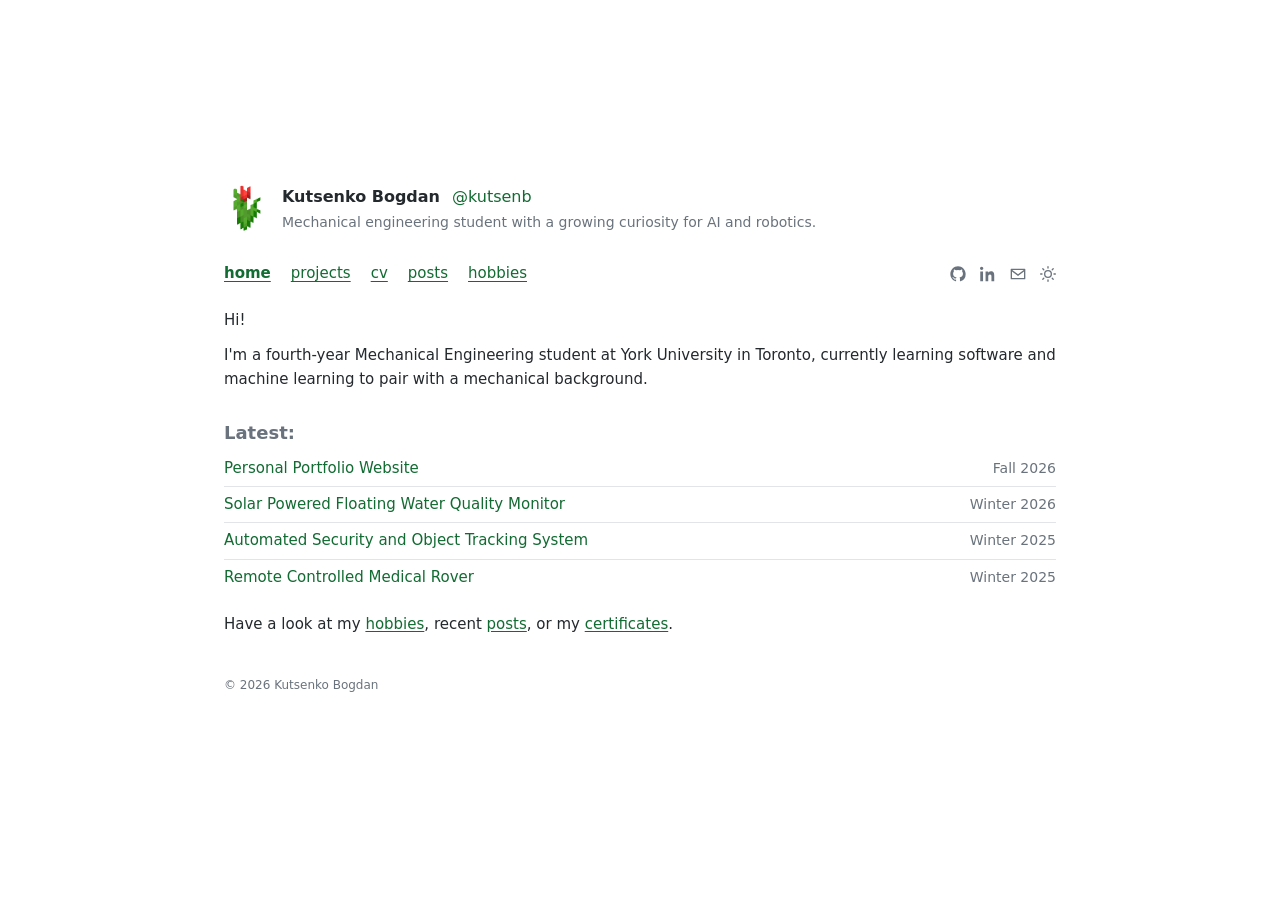
<file: index.html>
<!DOCTYPE html>
<html lang="en">
<head>
  <meta charset="UTF-8" />
  <meta name="viewport" content="width=device-width, initial-scale=1.0" />
  <title>Bogdan Kutsenko</title>
  <meta name="description" content="Bogdan Kutsenko - Mechanical Engineering student interested in AI/ML." />
  <link rel="icon" type="image/png" href="favicon.png" />
  <link rel="stylesheet" href="style.css" />
  <!-- Applying the saved theme before paint avoids a flash of the wrong theme -->
  <script>
    (function () {
      var t = localStorage.getItem("theme");
      if (t === "light" || (!t && window.matchMedia("(prefers-color-scheme: light)").matches)) {
        document.documentElement.setAttribute("data-theme", "light");
      }
    })();
  </script>
</head>
<body>
  <div class="page">

    <!-- ================= Header: avatar, name, tagline, nav, icons ================= -->
    <header>
      <!-- GitHub contributions graph. Built and animated entirely by
           script.js (fetches real data, click/Enter plays Conway's Game
           of Life seeded from it, then settles back to the real graph).
           Stays hidden if the data can't be loaded. -->
      <div class="contrib-wrap" id="contrib-wrap" role="button" tabindex="0" aria-label="GitHub contributions. Activate to bring them to life." hidden>
        <svg class="contrib-graph" id="contrib-graph" aria-hidden="true"></svg>
      </div>

      <div class="profile">
        <!-- Avatar: the sway animation on .avatar-img lives in style.css -->
        <div class="avatar" aria-hidden="true">
          <img src="images/avatar.png" alt="Bogdan Kutsenko" class="avatar-img" />
        </div>
        <div class="profile-text">
          <div class="name-row">
            <span class="name">Kutsenko Bogdan</span>
            <span class="handle">@kutsenb</span>
          </div>
          <p class="tagline">Mechanical engineering student with a growing curiosity for AI and robotics.</p>
        </div>
      </div>

      <nav class="nav-row">
        <div class="nav-links">
          <a href="index.html" class="active">home</a>
          <a href="projects.html">projects</a>
          <a href="Bogdan-Kutsenko-Resume.pdf" target="_blank" rel="noopener">cv</a>
          <a href="posts.html">posts</a>
          <a href="hobbies.html">hobbies</a>
        </div>

        <div class="icon-links">
          <a href="https://github.com/kutsenb" target="_blank" rel="noopener" aria-label="GitHub">
            <svg class="icon-fill" viewBox="0 0 24 24"><path d="M12 .5C5.73.5.5 5.73.5 12c0 5.08 3.29 9.39 7.86 10.91.58.11.79-.25.79-.56 0-.28-.01-1.02-.02-2-3.2.7-3.88-1.54-3.88-1.54-.53-1.34-1.29-1.7-1.29-1.7-1.05-.72.08-.71.08-.71 1.17.08 1.78 1.2 1.78 1.2 1.03 1.77 2.7 1.26 3.36.96.1-.75.4-1.26.73-1.55-2.55-.29-5.23-1.28-5.23-5.68 0-1.25.45-2.28 1.19-3.08-.12-.29-.52-1.46.11-3.05 0 0 .97-.31 3.18 1.18a11 11 0 0 1 5.79 0c2.2-1.49 3.17-1.18 3.17-1.18.63 1.59.23 2.76.11 3.05.74.8 1.19 1.83 1.19 3.08 0 4.41-2.69 5.38-5.25 5.67.41.36.78 1.08.78 2.17 0 1.57-.01 2.83-.01 3.22 0 .31.21.68.8.56A11.5 11.5 0 0 0 23.5 12C23.5 5.73 18.27.5 12 .5Z"/></svg>
          </a>
          <a href="https://www.linkedin.com/in/bogdankutsenko/" target="_blank" rel="noopener" aria-label="LinkedIn">
            <svg class="icon-fill" viewBox="0 0 24 24"><path d="M4.98 3.5C4.98 4.88 3.87 6 2.5 6S0 4.88 0 3.5 1.11 1 2.48 1 4.98 2.12 4.98 3.5ZM.4 8.13h4.16V23H.4V8.13ZM8.34 8.13h3.99v2.03h.06c.56-1.05 1.92-2.16 3.95-2.16 4.22 0 5 2.78 5 6.39V23h-4.16v-6.73c0-1.6-.03-3.66-2.23-3.66-2.24 0-2.58 1.75-2.58 3.55V23H8.34V8.13Z"/></svg>
          </a>
          <a href="mailto:kutsenb159@gmail.com" aria-label="Email">
            <svg class="icon-fill" viewBox="0 0 24 24"><path d="M2 4h20a1 1 0 0 1 1 1v14a1 1 0 0 1-1 1H2a1 1 0 0 1-1-1V5a1 1 0 0 1 1-1Zm1.4 2 8.6 6.45L20.6 6H3.4ZM3 8.09V18h18V8.09l-9 6.75-9-6.75Z"/></svg>
          </a>
          <button id="theme-toggle" type="button" aria-label="Toggle light and dark theme">
            <svg class="icon-stroke icon-sun" viewBox="0 0 24 24"><circle cx="12" cy="12" r="5"/><path d="M12 1v2M12 21v2M4.22 4.22l1.42 1.42M18.36 18.36l1.42 1.42M1 12h2M21 12h2M4.22 19.78l1.42-1.42M18.36 5.64l1.42-1.42"/></svg>
            <svg class="icon-stroke icon-moon" viewBox="0 0 24 24"><path d="M21 12.79A9 9 0 1 1 11.21 3 7 7 0 0 0 21 12.79Z"/></svg>
          </button>
        </div>
      </nav>
    </header>

    <!-- ================= Main content: intro + skills + latest updates ================= -->
    <main class="content">
      <p>Hi!</p>
      <p>
        I'm a fourth-year Mechanical Engineering student at York University
        in Toronto, currently learning software and machine learning to pair
        with a mechanical background.
      </p>

      <!-- "latest:" is a manually curated feed across projects, posts,
           hobbies, and certificates &mdash; not an automatic tracker, since
           this is a static site with no backend. Update this list by hand
           whenever something new is added on any of those pages. -->
      <h2 class="section-heading">Latest:</h2>
      <ul class="entry-list">
        <li>
          <a href="projects.html#personal-portfolio-website">Personal Portfolio Website</a>
          <span class="entry-date">Fall 2026</span>
        </li>
        <li>
          <a href="projects.html#solar-water-monitor">Solar Powered Floating Water Quality Monitor</a>
          <span class="entry-date">Winter 2026</span>
        </li>
        <li>
          <a href="projects.html#security-object-tracking">Automated Security and Object Tracking System</a>
          <span class="entry-date">Winter 2025</span>
        </li>
        <li>
          <a href="projects.html#medical-rover">Remote Controlled Medical Rover</a>
          <span class="entry-date">Winter 2025</span>
        </li>
      </ul>

      <p class="after-list">
        Have a look at my <a href="hobbies.html">hobbies</a>, recent
        <a href="posts.html">posts</a>, or my
        <a href="certificates.html">certificates</a>.
      </p>
    </main>

    <!-- ================= Footer ================= -->
    <footer class="site-footer">
      <p>&copy; 2026 Kutsenko Bogdan</p>
    </footer>

  </div>

  <script src="script.js"></script>
</body>
</html>
</file>
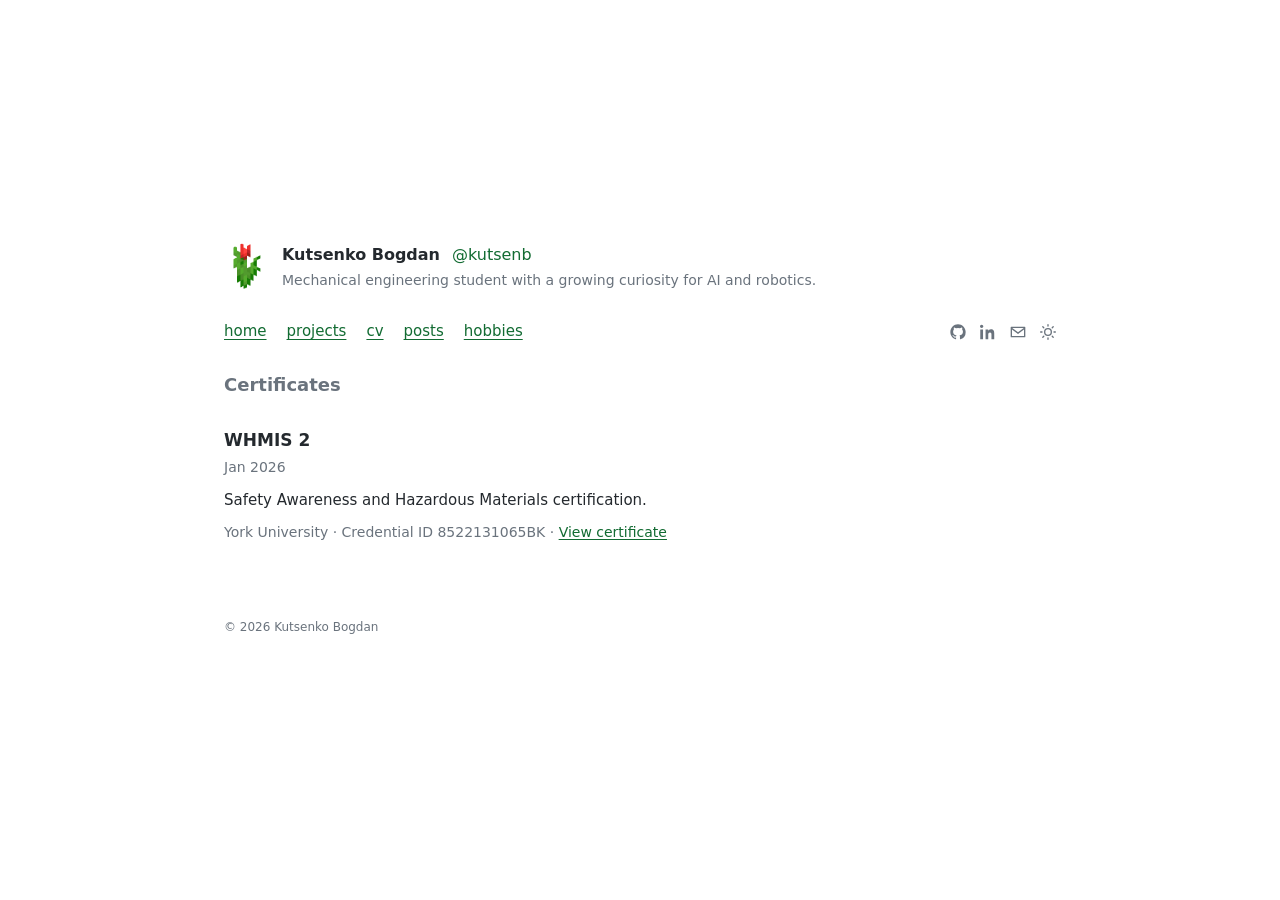
<file: certificates.html>
<!DOCTYPE html>
<html lang="en">
<head>
  <meta charset="UTF-8" />
  <meta name="viewport" content="width=device-width, initial-scale=1.0" />
  <title>Certificates - Bogdan Kutsenko</title>
  <meta name="description" content="Certificates earned by Bogdan Kutsenko." />
  <link rel="icon" type="image/png" href="favicon.png" />
  <link rel="stylesheet" href="style.css" />
  <!-- Applying the saved theme before paint avoids a flash of the wrong theme -->
  <script>
    (function () {
      var t = localStorage.getItem("theme");
      if (t === "light" || (!t && window.matchMedia("(prefers-color-scheme: light)").matches)) {
        document.documentElement.setAttribute("data-theme", "light");
      }
    })();
  </script>
</head>
<body>
  <div class="page">

    <!-- ================= Header: avatar, name, tagline, nav, icons ================= -->
    <header>
      <div class="profile">
        <div class="avatar" aria-hidden="true">
          <img src="images/avatar.png" alt="Bogdan Kutsenko" class="avatar-img" />
        </div>
        <div class="profile-text">
          <div class="name-row">
            <span class="name">Kutsenko Bogdan</span>
            <span class="handle">@kutsenb</span>
          </div>
          <p class="tagline">Mechanical engineering student with a growing curiosity for AI and robotics.</p>
        </div>
      </div>

      <nav class="nav-row">
        <div class="nav-links">
          <a href="index.html">home</a>
          <a href="projects.html">projects</a>
          <a href="Bogdan-Kutsenko-Resume.pdf" target="_blank" rel="noopener">cv</a>
          <a href="posts.html">posts</a>
          <a href="hobbies.html">hobbies</a>
        </div>

        <div class="icon-links">
          <a href="https://github.com/kutsenb" target="_blank" rel="noopener" aria-label="GitHub">
            <svg class="icon-fill" viewBox="0 0 24 24"><path d="M12 .5C5.73.5.5 5.73.5 12c0 5.08 3.29 9.39 7.86 10.91.58.11.79-.25.79-.56 0-.28-.01-1.02-.02-2-3.2.7-3.88-1.54-3.88-1.54-.53-1.34-1.29-1.7-1.29-1.7-1.05-.72.08-.71.08-.71 1.17.08 1.78 1.2 1.78 1.2 1.03 1.77 2.7 1.26 3.36.96.1-.75.4-1.26.73-1.55-2.55-.29-5.23-1.28-5.23-5.68 0-1.25.45-2.28 1.19-3.08-.12-.29-.52-1.46.11-3.05 0 0 .97-.31 3.18 1.18a11 11 0 0 1 5.79 0c2.2-1.49 3.17-1.18 3.17-1.18.63 1.59.23 2.76.11 3.05.74.8 1.19 1.83 1.19 3.08 0 4.41-2.69 5.38-5.25 5.67.41.36.78 1.08.78 2.17 0 1.57-.01 2.83-.01 3.22 0 .31.21.68.8.56A11.5 11.5 0 0 0 23.5 12C23.5 5.73 18.27.5 12 .5Z"/></svg>
          </a>
          <a href="https://www.linkedin.com/in/bogdankutsenko/" target="_blank" rel="noopener" aria-label="LinkedIn">
            <svg class="icon-fill" viewBox="0 0 24 24"><path d="M4.98 3.5C4.98 4.88 3.87 6 2.5 6S0 4.88 0 3.5 1.11 1 2.48 1 4.98 2.12 4.98 3.5ZM.4 8.13h4.16V23H.4V8.13ZM8.34 8.13h3.99v2.03h.06c.56-1.05 1.92-2.16 3.95-2.16 4.22 0 5 2.78 5 6.39V23h-4.16v-6.73c0-1.6-.03-3.66-2.23-3.66-2.24 0-2.58 1.75-2.58 3.55V23H8.34V8.13Z"/></svg>
          </a>
          <a href="mailto:kutsenb159@gmail.com" aria-label="Email">
            <svg class="icon-fill" viewBox="0 0 24 24"><path d="M2 4h20a1 1 0 0 1 1 1v14a1 1 0 0 1-1 1H2a1 1 0 0 1-1-1V5a1 1 0 0 1 1-1Zm1.4 2 8.6 6.45L20.6 6H3.4ZM3 8.09V18h18V8.09l-9 6.75-9-6.75Z"/></svg>
          </a>
          <button id="theme-toggle" type="button" aria-label="Toggle light and dark theme">
            <svg class="icon-stroke icon-sun" viewBox="0 0 24 24"><circle cx="12" cy="12" r="5"/><path d="M12 1v2M12 21v2M4.22 4.22l1.42 1.42M18.36 18.36l1.42 1.42M1 12h2M21 12h2M4.22 19.78l1.42-1.42M18.36 5.64l1.42-1.42"/></svg>
            <svg class="icon-stroke icon-moon" viewBox="0 0 24 24"><path d="M21 12.79A9 9 0 1 1 11.21 3 7 7 0 0 0 21 12.79Z"/></svg>
          </button>
        </div>
      </nav>
    </header>

    <!-- ================= Main content: certificates =================
         Duplicate an .entry-block for each certificate: a title, the
         date earned, and the issuing organization as the meta line. -->
    <main class="content">
      <h2 class="section-heading">Certificates</h2>

      <div class="entry-block">
        <h2>WHMIS 2</h2>
        <span class="entry-date">Jan 2026</span>
        <p>Safety Awareness and Hazardous Materials certification.</p>
        <p class="entry-meta">
          York University &middot; Credential ID 8522131065BK &middot;
          <a href="whmis-2-certificate.pdf" target="_blank" rel="noopener">View certificate</a>
        </p>
      </div>

      <!--
      <div class="entry-block">
        <h2>Certificate name</h2>
        <span class="entry-date">Month YYYY</span>
        <p class="entry-meta">Issuing organization</p>
      </div>
      -->
    </main>

    <!-- ================= Footer ================= -->
    <footer class="site-footer">
      <p>&copy; 2026 Kutsenko Bogdan</p>
    </footer>

  </div>

  <script src="script.js"></script>
</body>
</html>
</file>
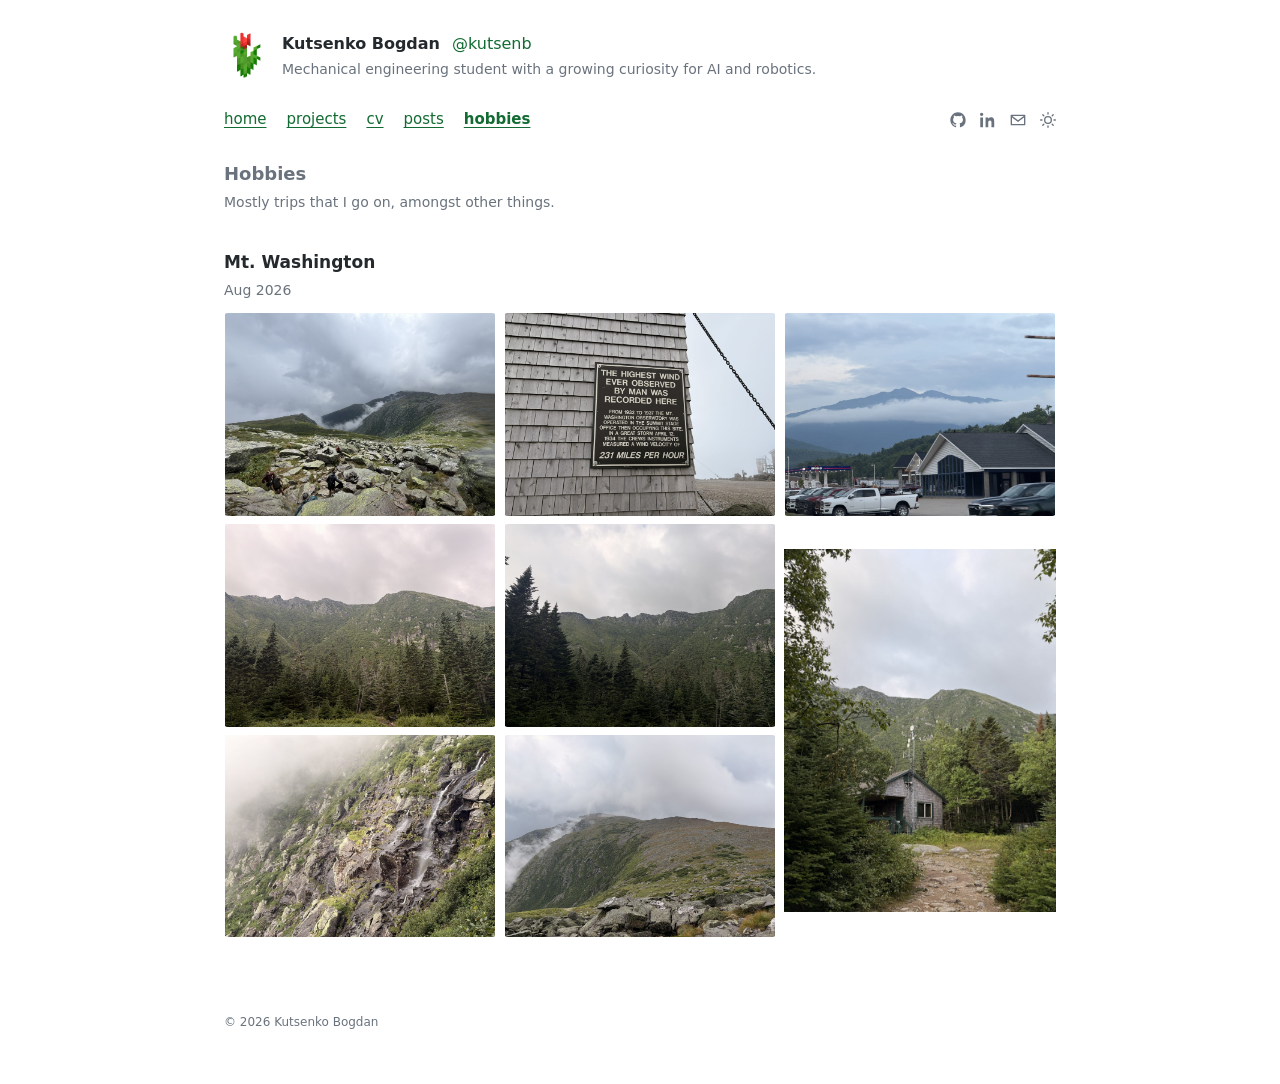
<file: hobbies.html>
<!DOCTYPE html>
<html lang="en">
<head>
  <meta charset="UTF-8" />
  <meta name="viewport" content="width=device-width, initial-scale=1.0" />
  <title>Hobbies - Bogdan Kutsenko</title>
  <meta name="description" content="Hobbies and interests of Bogdan Kutsenko." />
  <link rel="icon" type="image/png" href="favicon.png" />
  <link rel="stylesheet" href="style.css" />
  <!-- Applying the saved theme before paint avoids a flash of the wrong theme -->
  <script>
    (function () {
      var t = localStorage.getItem("theme");
      if (t === "light" || (!t && window.matchMedia("(prefers-color-scheme: light)").matches)) {
        document.documentElement.setAttribute("data-theme", "light");
      }
    })();
  </script>
</head>
<body>
  <div class="page">

    <!-- ================= Header: avatar, name, tagline, nav, icons ================= -->
    <header>
      <div class="profile">
        <div class="avatar" aria-hidden="true">
          <img src="images/avatar.png" alt="Bogdan Kutsenko" class="avatar-img" />
        </div>
        <div class="profile-text">
          <div class="name-row">
            <span class="name">Kutsenko Bogdan</span>
            <span class="handle">@kutsenb</span>
          </div>
          <p class="tagline">Mechanical engineering student with a growing curiosity for AI and robotics.</p>
        </div>
      </div>

      <nav class="nav-row">
        <div class="nav-links">
          <a href="index.html">home</a>
          <a href="projects.html">projects</a>
          <a href="Bogdan-Kutsenko-Resume.pdf" target="_blank" rel="noopener">cv</a>
          <a href="posts.html">posts</a>
          <a href="hobbies.html" class="active">hobbies</a>
        </div>

        <div class="icon-links">
          <a href="https://github.com/kutsenb" target="_blank" rel="noopener" aria-label="GitHub">
            <svg class="icon-fill" viewBox="0 0 24 24"><path d="M12 .5C5.73.5.5 5.73.5 12c0 5.08 3.29 9.39 7.86 10.91.58.11.79-.25.79-.56 0-.28-.01-1.02-.02-2-3.2.7-3.88-1.54-3.88-1.54-.53-1.34-1.29-1.7-1.29-1.7-1.05-.72.08-.71.08-.71 1.17.08 1.78 1.2 1.78 1.2 1.03 1.77 2.7 1.26 3.36.96.1-.75.4-1.26.73-1.55-2.55-.29-5.23-1.28-5.23-5.68 0-1.25.45-2.28 1.19-3.08-.12-.29-.52-1.46.11-3.05 0 0 .97-.31 3.18 1.18a11 11 0 0 1 5.79 0c2.2-1.49 3.17-1.18 3.17-1.18.63 1.59.23 2.76.11 3.05.74.8 1.19 1.83 1.19 3.08 0 4.41-2.69 5.38-5.25 5.67.41.36.78 1.08.78 2.17 0 1.57-.01 2.83-.01 3.22 0 .31.21.68.8.56A11.5 11.5 0 0 0 23.5 12C23.5 5.73 18.27.5 12 .5Z"/></svg>
          </a>
          <a href="https://www.linkedin.com/in/bogdankutsenko/" target="_blank" rel="noopener" aria-label="LinkedIn">
            <svg class="icon-fill" viewBox="0 0 24 24"><path d="M4.98 3.5C4.98 4.88 3.87 6 2.5 6S0 4.88 0 3.5 1.11 1 2.48 1 4.98 2.12 4.98 3.5ZM.4 8.13h4.16V23H.4V8.13ZM8.34 8.13h3.99v2.03h.06c.56-1.05 1.92-2.16 3.95-2.16 4.22 0 5 2.78 5 6.39V23h-4.16v-6.73c0-1.6-.03-3.66-2.23-3.66-2.24 0-2.58 1.75-2.58 3.55V23H8.34V8.13Z"/></svg>
          </a>
          <a href="mailto:kutsenb159@gmail.com" aria-label="Email">
            <svg class="icon-fill" viewBox="0 0 24 24"><path d="M2 4h20a1 1 0 0 1 1 1v14a1 1 0 0 1-1 1H2a1 1 0 0 1-1-1V5a1 1 0 0 1 1-1Zm1.4 2 8.6 6.45L20.6 6H3.4ZM3 8.09V18h18V8.09l-9 6.75-9-6.75Z"/></svg>
          </a>
          <button id="theme-toggle" type="button" aria-label="Toggle light and dark theme">
            <svg class="icon-stroke icon-sun" viewBox="0 0 24 24"><circle cx="12" cy="12" r="5"/><path d="M12 1v2M12 21v2M4.22 4.22l1.42 1.42M18.36 18.36l1.42 1.42M1 12h2M21 12h2M4.22 19.78l1.42-1.42M18.36 5.64l1.42-1.42"/></svg>
            <svg class="icon-stroke icon-moon" viewBox="0 0 24 24"><path d="M21 12.79A9 9 0 1 1 11.21 3 7 7 0 0 0 21 12.79Z"/></svg>
          </button>
        </div>
      </nav>
    </header>

    <!-- ================= Main content: hobbies =================
         Duplicate an .entry-block for each hobby: a title, and a short
         description of what you do / why you like it. -->
    <main class="content">
      <h2 class="section-heading">Hobbies</h2>
      <p class="page-intro">Mostly trips that I go on, amongst other things.</p>

      <div class="entry-block">
        <h2>Mt. Washington</h2>
        <span class="entry-date">Aug 2026</span>
        <div class="photo-mosaic">
          <figure class="mosaic-item" style="--area: a;">
            <img src="images/mtwashington-1.jpg" alt="Hikers climbing a rocky boulder field near the summit of Mt. Washington, with clouds filling the valley behind" loading="lazy" />
          </figure>
          <figure class="mosaic-item" style="--area: b;">
            <img src="images/mtwashington-2.jpg" alt="Historic sign at the summit noting the highest wind speed ever recorded on Mt. Washington, 231 miles per hour" loading="lazy" />
          </figure>
          <figure class="mosaic-item" style="--area: c;">
            <img src="images/mtwashington-3.jpg" alt="View of Mt. Washington capped by a band of cloud, seen from a parking lot at its base" loading="lazy" />
          </figure>
          <figure class="mosaic-item" style="--area: d;">
            <img src="images/mtwashington-4.jpg" alt="Rocky, tree-lined ridge of Mt. Washington under an overcast sky" loading="lazy" />
          </figure>
          <figure class="mosaic-item" style="--area: e;">
            <img src="images/mtwashington-5.jpg" alt="Jagged rocky ridge on Mt. Washington seen through evergreen trees" loading="lazy" />
          </figure>
          <figure class="mosaic-item" style="--area: f;">
            <img src="images/mtwashington-7.jpg" alt="Weather station cabin with a radio tower on the trail up Mt. Washington, framed by trees" loading="lazy" />
          </figure>
          <figure class="mosaic-item" style="--area: g;">
            <img src="images/mtwashington-6.jpg" alt="Waterfall cascading down a steep rocky cliff face on Mt. Washington, partly obscured by fog" loading="lazy" />
          </figure>
          <figure class="mosaic-item" style="--area: h;">
            <img src="images/mtwashington-8.jpg" alt="Rocky alpine ridge near the summit of Mt. Washington, partly shrouded in low clouds" loading="lazy" />
          </figure>
        </div>
      </div>
    </main>

    <!-- ================= Footer ================= -->
    <footer class="site-footer">
      <p>&copy; 2026 Kutsenko Bogdan</p>
    </footer>

  </div>

  <script src="script.js"></script>
</body>
</html>
</file>
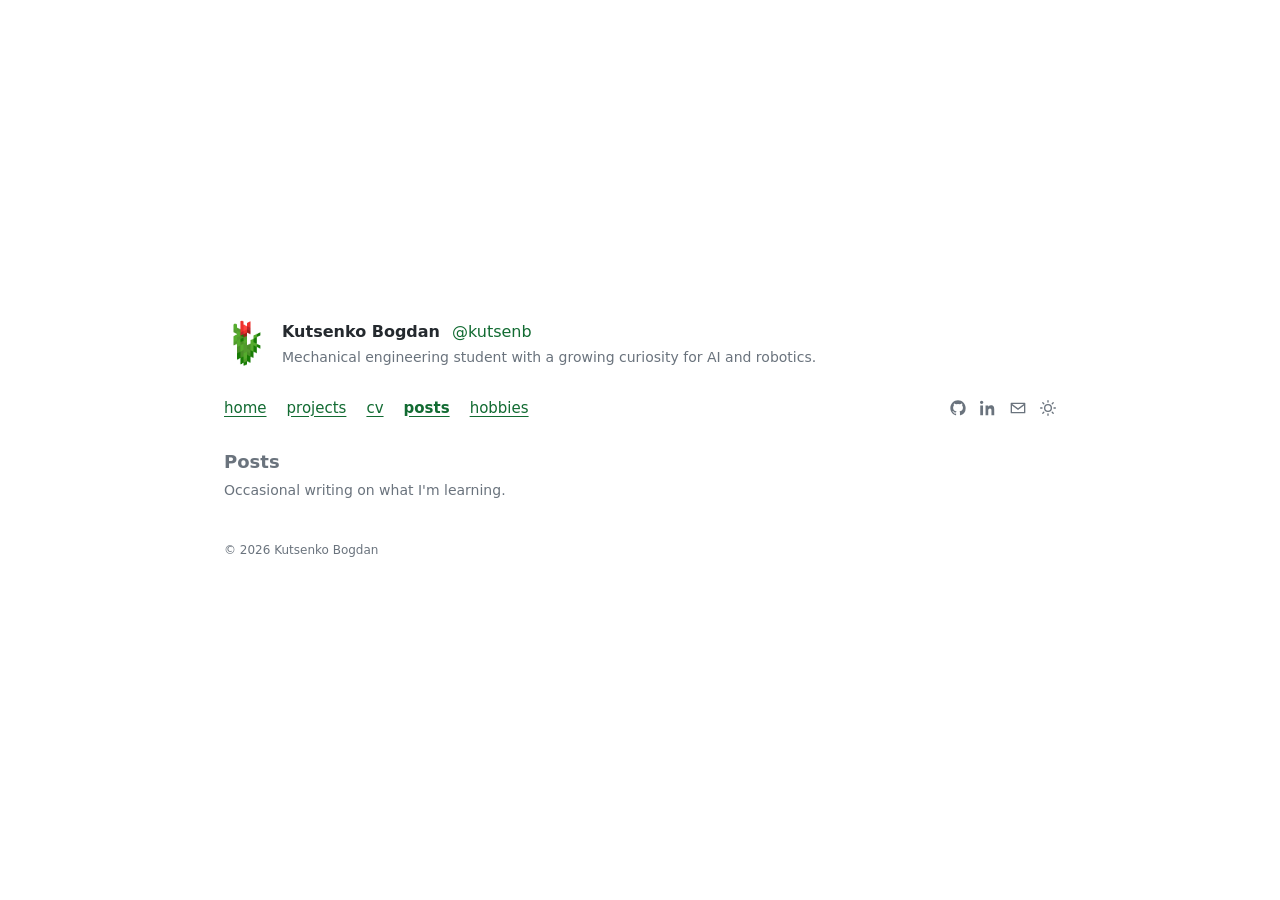
<file: posts.html>
<!DOCTYPE html>
<html lang="en">
<head>
  <meta charset="UTF-8" />
  <meta name="viewport" content="width=device-width, initial-scale=1.0" />
  <title>Posts - Bogdan Kutsenko</title>
  <meta name="description" content="Posts and reading notes by Bogdan Kutsenko." />
  <link rel="icon" type="image/png" href="favicon.png" />
  <link rel="stylesheet" href="style.css" />
  <!-- Applying the saved theme before paint avoids a flash of the wrong theme -->
  <script>
    (function () {
      var t = localStorage.getItem("theme");
      if (t === "light" || (!t && window.matchMedia("(prefers-color-scheme: light)").matches)) {
        document.documentElement.setAttribute("data-theme", "light");
      }
    })();
  </script>
</head>
<body>
  <div class="page">

    <!-- ================= Header: avatar, name, tagline, nav, icons ================= -->
    <header>
      <div class="profile">
        <div class="avatar" aria-hidden="true">
          <img src="images/avatar.png" alt="Bogdan Kutsenko" class="avatar-img" />
        </div>
        <div class="profile-text">
          <div class="name-row">
            <span class="name">Kutsenko Bogdan</span>
            <span class="handle">@kutsenb</span>
          </div>
          <p class="tagline">Mechanical engineering student with a growing curiosity for AI and robotics.</p>
        </div>
      </div>

      <nav class="nav-row">
        <div class="nav-links">
          <a href="index.html">home</a>
          <a href="projects.html">projects</a>
          <a href="Bogdan-Kutsenko-Resume.pdf" target="_blank" rel="noopener">cv</a>
          <a href="posts.html" class="active">posts</a>
          <a href="hobbies.html">hobbies</a>
        </div>

        <div class="icon-links">
          <a href="https://github.com/kutsenb" target="_blank" rel="noopener" aria-label="GitHub">
            <svg class="icon-fill" viewBox="0 0 24 24"><path d="M12 .5C5.73.5.5 5.73.5 12c0 5.08 3.29 9.39 7.86 10.91.58.11.79-.25.79-.56 0-.28-.01-1.02-.02-2-3.2.7-3.88-1.54-3.88-1.54-.53-1.34-1.29-1.7-1.29-1.7-1.05-.72.08-.71.08-.71 1.17.08 1.78 1.2 1.78 1.2 1.03 1.77 2.7 1.26 3.36.96.1-.75.4-1.26.73-1.55-2.55-.29-5.23-1.28-5.23-5.68 0-1.25.45-2.28 1.19-3.08-.12-.29-.52-1.46.11-3.05 0 0 .97-.31 3.18 1.18a11 11 0 0 1 5.79 0c2.2-1.49 3.17-1.18 3.17-1.18.63 1.59.23 2.76.11 3.05.74.8 1.19 1.83 1.19 3.08 0 4.41-2.69 5.38-5.25 5.67.41.36.78 1.08.78 2.17 0 1.57-.01 2.83-.01 3.22 0 .31.21.68.8.56A11.5 11.5 0 0 0 23.5 12C23.5 5.73 18.27.5 12 .5Z"/></svg>
          </a>
          <a href="https://www.linkedin.com/in/bogdankutsenko/" target="_blank" rel="noopener" aria-label="LinkedIn">
            <svg class="icon-fill" viewBox="0 0 24 24"><path d="M4.98 3.5C4.98 4.88 3.87 6 2.5 6S0 4.88 0 3.5 1.11 1 2.48 1 4.98 2.12 4.98 3.5ZM.4 8.13h4.16V23H.4V8.13ZM8.34 8.13h3.99v2.03h.06c.56-1.05 1.92-2.16 3.95-2.16 4.22 0 5 2.78 5 6.39V23h-4.16v-6.73c0-1.6-.03-3.66-2.23-3.66-2.24 0-2.58 1.75-2.58 3.55V23H8.34V8.13Z"/></svg>
          </a>
          <a href="mailto:kutsenb159@gmail.com" aria-label="Email">
            <svg class="icon-fill" viewBox="0 0 24 24"><path d="M2 4h20a1 1 0 0 1 1 1v14a1 1 0 0 1-1 1H2a1 1 0 0 1-1-1V5a1 1 0 0 1 1-1Zm1.4 2 8.6 6.45L20.6 6H3.4ZM3 8.09V18h18V8.09l-9 6.75-9-6.75Z"/></svg>
          </a>
          <button id="theme-toggle" type="button" aria-label="Toggle light and dark theme">
            <svg class="icon-stroke icon-sun" viewBox="0 0 24 24"><circle cx="12" cy="12" r="5"/><path d="M12 1v2M12 21v2M4.22 4.22l1.42 1.42M18.36 18.36l1.42 1.42M1 12h2M21 12h2M4.22 19.78l1.42-1.42M18.36 5.64l1.42-1.42"/></svg>
            <svg class="icon-stroke icon-moon" viewBox="0 0 24 24"><path d="M21 12.79A9 9 0 1 1 11.21 3 7 7 0 0 0 21 12.79Z"/></svg>
          </button>
        </div>
      </nav>
    </header>

    <!-- ================= Main content: post list =================
         Add a new <li> here (and a matching entry once individual post
         pages exist) each time a post is published. -->
    <main class="content">
      <h2 class="section-heading">Posts</h2>
      <p class="page-intro">Occasional writing on what I'm learning.</p>

      <ul class="entry-list">
        <!--
        <li>
          <a href="posts/my-first-post.html">Post title</a>
          <span class="entry-date">Month YYYY</span>
        </li>
        -->
      </ul>
    </main>

    <!-- ================= Footer ================= -->
    <footer class="site-footer">
      <p>&copy; 2026 Kutsenko Bogdan</p>
    </footer>

  </div>

  <script src="script.js"></script>
</body>
</html>
</file>
<file: style.css>
/* =====================================================================
   Portfolio stylesheet
   Single stylesheet shared by index.html, projects.html, posts.html and
   experiences.html (cv/email are plain links, no page of their own).
   Organized top-to-bottom in the order sections appear on the page:
   variables/theme -> reset -> layout -> header -> nav/icons -> content
   -> entry list/blocks (projects, posts, experiences) -> footer ->
   responsive tweaks.
   ===================================================================== */

/* ---------------------------------------------------------------------
   Theme variables
   Dark theme is the default (matches the reference design). Toggling
   [data-theme="light"] on <html> (done by script.js) swaps the palette.
   Keeping every color as a variable means the rest of the file never
   needs to know which theme is active.
   --------------------------------------------------------------------- */
:root {
  --bg: #1c1c1c;
  --text: #d7d9db;
  --text-muted: #9a9ea3;
  --link: #6fa3d0;
  --link-visited: #a48cf2;
  --border: #2f2f2f;
  --max-width: 880px;
}

:root[data-theme="light"] {
  --bg: #ffffff;
  --text: #24292e;
  --text-muted: #6a737d;
  --link: #126b32;
  --link-visited: #6f42c1;
  --border: #e1e4e8;
}

/* ---------------------------------------------------------------------
   Reset & base
   --------------------------------------------------------------------- */
* {
  box-sizing: border-box;
}

html {
  color-scheme: dark;
}

html[data-theme="light"] {
  color-scheme: light;
}

body {
  margin: 0;
  min-height: 100vh;
  display: flex;
  flex-direction: column;
  justify-content: center;
  background: var(--bg);
  color: var(--text);
  font-family: ui-sans-serif, system-ui, sans-serif, "Apple Color Emoji",
    "Segoe UI Emoji", "Segoe UI Symbol", "Noto Color Emoji";
  font-size: 15px;
  line-height: 1.55;
  transition: background-color 0.15s ease, color 0.15s ease;
}

a {
  color: var(--link);
  text-decoration: underline;
  text-underline-offset: 2px;
}

a:visited {
  color: var(--link-visited);
}

a:hover {
  opacity: 0.85;
}

/* ---------------------------------------------------------------------
   Page layout
   Narrow centered column, generous top spacing, comfortable side
   padding so content never touches the viewport edge on small screens.
   --------------------------------------------------------------------- */
.page {
  width: 100%;
  max-width: var(--max-width);
  margin: 0 auto;
  padding: 32px 24px 40px;
}

/* ---------------------------------------------------------------------
   GitHub contributions graph
   Populated and animated entirely by script.js. Starts hidden (via the
   [hidden] attribute in HTML) and fades in once real data has loaded,
   so a slow or failed fetch never leaves an empty box on the page.
   --------------------------------------------------------------------- */
.contrib-wrap {
  max-width: 380px;
  margin: 0 auto 32px;
  opacity: 0;
  cursor: pointer;
  transition: opacity 0.4s ease;
}

.contrib-wrap.is-ready {
  opacity: 1;
}

.contrib-wrap:focus-visible {
  outline: 1px solid var(--text-muted);
  outline-offset: 4px;
}

.contrib-graph {
  display: block;
  width: 100%;
  height: auto;
}

.contrib-graph text {
  fill: var(--text-muted);
  font-size: 9px;
}

/* Default (idle) coloring, keyed off each day's contribution level */
.contrib-graph rect {
  fill: var(--border);
}

.contrib-graph rect[data-level="1"] {
  fill: color-mix(in srgb, var(--link) 30%, var(--border));
}

.contrib-graph rect[data-level="2"] {
  fill: color-mix(in srgb, var(--link) 55%, var(--border));
}

.contrib-graph rect[data-level="3"] {
  fill: color-mix(in srgb, var(--link) 80%, var(--border));
}

.contrib-graph rect[data-level="4"] {
  fill: var(--link);
}

/* While playing Game of Life, cells go binary (alive/dead) regardless
   of their original level, with a short fade between generations. */
.contrib-graph.is-living rect {
  fill: var(--border);
  transition: fill 140ms ease;
}

.contrib-graph.is-living rect.is-alive {
  fill: var(--link);
}

@media (max-width: 480px) {
  .contrib-wrap {
    max-width: 100%;
  }
}

/* ---------------------------------------------------------------------
   Header: avatar, name/handle, tagline, nav row, social icons
   --------------------------------------------------------------------- */
.profile {
  display: flex;
  align-items: flex-start;
  gap: 12px;
}

.avatar {
  width: 46px;
  height: 46px;
  border-radius: 50%;
  flex-shrink: 0;
  display: flex;
  align-items: center;
  justify-content: center;
  overflow: hidden;
}

.avatar img {
  width: 100%;
  height: 100%;
  object-fit: cover;
}

/* Gentle wind sway on the profile picture, like Minecraft foliage: a
   slow, small rotation back and forth around a point near the base so
   it never looks perfectly still. */
.avatar-img {
  transform-origin: 50% 85%;
  animation: avatar-sway 3.2s ease-in-out infinite alternate;
}

@keyframes avatar-sway {
  from {
    transform: rotate(-3deg);
  }
  to {
    transform: rotate(4deg);
  }
}

@media (prefers-reduced-motion: reduce) {
  .avatar-img {
    animation: none;
  }
}

.profile-text .name-row {
  display: flex;
  align-items: baseline;
  gap: 12px;
  flex-wrap: wrap;
}

.profile-text .name {
  font-weight: 600;
  font-size: 16px;
  color: var(--text);
}

/* Plain text, not a link - just a handle shown next to the name */
.profile-text .handle {
  color: var(--link);
  font-size: 16px;
}

.tagline {
  color: var(--text-muted);
  font-size: 14px;
  margin-top: 2px;
}

/* Nav row: text links on the left, icon links on the right */
.nav-row {
  display: flex;
  align-items: center;
  justify-content: space-between;
  flex-wrap: wrap;
  gap: 12px;
  margin-top: 14px;
}

.nav-links {
  display: flex;
  gap: 20px;
  flex-wrap: wrap;
}

.nav-links a {
  color: var(--link);
  text-decoration: underline;
  text-underline-offset: 3px;
  font-size: 15px;
}

.nav-links a.active {
  font-weight: 600;
}

.icon-links {
  display: flex;
  align-items: center;
  gap: 14px;
}

.icon-links a,
.icon-links button {
  display: inline-flex;
  align-items: center;
  justify-content: center;
  color: var(--text-muted);
  background: none;
  border: none;
  padding: 0;
  cursor: pointer;
  text-decoration: none;
}

.icon-links a:hover,
.icon-links button:hover {
  color: var(--text);
}

.icon-links svg {
  width: 16px;
  height: 16px;
}

.icon-links svg.icon-fill {
  fill: currentColor;
}

.icon-links svg.icon-stroke {
  fill: none;
  stroke: currentColor;
  stroke-width: 2;
  stroke-linecap: round;
  stroke-linejoin: round;
}

/* Show only one of the sun/moon icons at a time, based on theme */
#theme-toggle .icon-moon {
  display: block;
}
#theme-toggle .icon-sun {
  display: none;
}
:root[data-theme="light"] #theme-toggle .icon-moon {
  display: none;
}
:root[data-theme="light"] #theme-toggle .icon-sun {
  display: block;
}

/* ---------------------------------------------------------------------
   Main content
   --------------------------------------------------------------------- */
.content {
  margin-top: 24px;
}

.content p {
  margin: 0 0 12px;
}

.section-heading {
  font-size: 18px;
  font-weight: 700;
  color: var(--text-muted);
  margin: 28px 0 4px;
}

/* Short intro line under a page heading (projects/posts/hobbies), muted
   like other secondary text but a bit bolder for emphasis. Deliberately
   smaller than .section-heading so the heading stays visually dominant. */
.page-intro {
  color: var(--text-muted);
  font-size: 14px;
  font-weight: 500;
}

.skills-list {
  color: var(--text);
  margin: 0 0 8px;
}

/* ---------------------------------------------------------------------
   Entry list (title + date rows, used by the posts page) and entry
   blocks (title + date + full description, used by projects and
   experiences pages). Shared across content types so all three
   sections look consistent.
   --------------------------------------------------------------------- */
.entry-list {
  list-style: none;
  margin: 0;
  padding: 0;
}

.entry-list li {
  display: flex;
  justify-content: space-between;
  align-items: baseline;
  gap: 16px;
  padding: 6px 0;
  border-bottom: 1px solid var(--border);
}

.entry-list li:last-child {
  border-bottom: none;
}

.entry-list a {
  text-decoration: none;
}

.entry-list a:hover {
  text-decoration: underline;
}

.entry-list .entry-date {
  color: var(--text-muted);
  font-size: 14px;
  white-space: nowrap;
}

.entry-block {
  padding: 24px 0;
  border-bottom: 1px solid var(--border);
}

.entry-block:last-child {
  border-bottom: none;
}

.entry-block h2 {
  font-size: 17px;
  margin: 0 0 4px;
  font-weight: 600;
}

.entry-block .entry-date {
  color: var(--text-muted);
  font-size: 14px;
  display: block;
  margin-bottom: 10px;
}

.entry-block p {
  margin: 0 0 10px;
}

.entry-block ul {
  margin: 0 0 10px;
  padding-left: 20px;
}

.entry-block li {
  margin-bottom: 4px;
}


.entry-block .entry-meta {
  color: var(--text-muted);
  font-size: 14px;
}

.more-link {
  display: block;
  text-align: right;
  margin-top: 20px;
}

/* Extra breathing room above a paragraph that follows an entry-list,
   e.g. the "Have a look at..." line under the home page's Latest list. */
.content p.after-list {
  margin-top: 18px;
}

/* Shown on pages with no entries yet (e.g. posts before the first one) */
.empty-state {
  color: var(--text-muted);
}

/* ---------------------------------------------------------------------
   Project photo thumbnails
   .photo-row starts empty and hidden; script.js fills it with whichever
   images/<prefix>-N.jpg files actually load, and only then reveals it,
   so a project with no photos yet leaves no gap in the layout.
   --------------------------------------------------------------------- */
.photo-row {
  display: none;
  flex-wrap: wrap;
  gap: 8px;
  margin: 0 0 10px;
}

.photo-row.has-photos {
  display: flex;
}

.photo-row img {
  width: 72px;
  height: 72px;
  object-fit: cover;
  border-radius: 6px;
  border: 1px solid var(--border);
  cursor: zoom-in;
  transition: opacity 0.15s ease;
}

.photo-row img:hover {
  opacity: 0.8;
}

/* ---------------------------------------------------------------------
   Photo gallery (hobbies page)
   An even grid mosaic (columns/rows sized to each photo's own aspect
   ratio, so cells hold their photo with no visible cropping) rather
   than a loose wrapping row. Click a photo to open it in the lightbox.
   --------------------------------------------------------------------- */
.photo-mosaic {
  display: grid;
  grid-template-columns: repeat(3, 1fr);
  grid-template-rows: repeat(3, 1fr);
  grid-template-areas:
    "a b c"
    "d e f"
    "g h f";
  gap: 8px;
  aspect-ratio: 4 / 3;
  margin: 12px 0;
}

.mosaic-item {
  grid-area: var(--area);
  min-width: 0;
  min-height: 0;
  margin: 0;
}

.mosaic-item img {
  display: block;
  width: 100%;
  height: 100%;
  object-fit: contain;
  background: var(--bg);
  border-radius: 4px;
  cursor: zoom-in;
  transition: transform 0.25s ease, opacity 0.25s ease;
}

.mosaic-item img:hover {
  transform: scale(1.02);
  opacity: 0.92;
}

@media (max-width: 480px) {
  .photo-mosaic {
    grid-template-columns: repeat(2, 1fr);
    grid-template-rows: repeat(4, 1fr);
    grid-template-areas:
      "a b"
      "c d"
      "e f"
      "g h";
    aspect-ratio: 2 / 3;
    gap: 6px;
  }
}

/* ---------------------------------------------------------------------
   Lightbox: full-size view of a clicked thumbnail
   --------------------------------------------------------------------- */
.lightbox-overlay {
  position: fixed;
  inset: 0;
  background: rgba(0, 0, 0, 0.85);
  display: none;
  align-items: center;
  justify-content: center;
  padding: 32px;
  cursor: zoom-out;
  z-index: 1000;
}

.lightbox-overlay.open {
  display: flex;
}

.lightbox-overlay img {
  max-width: 100%;
  max-height: 100%;
  border-radius: 4px;
}

/* ---------------------------------------------------------------------
   Footer
   --------------------------------------------------------------------- */
.site-footer {
  margin-top: 40px;
  color: var(--text-muted);
  font-size: 12px;
}

/* ---------------------------------------------------------------------
   Responsive tweaks for phones
   --------------------------------------------------------------------- */
@media (max-width: 480px) {
  .page {
    padding: 48px 20px 48px;
  }

  .nav-row {
    align-items: flex-start;
  }

  .nav-links {
    gap: 14px;
  }

  .icon-links {
    gap: 12px;
  }

  .entry-list li {
    flex-direction: column;
    align-items: flex-start;
    gap: 2px;
  }
}
</file>
